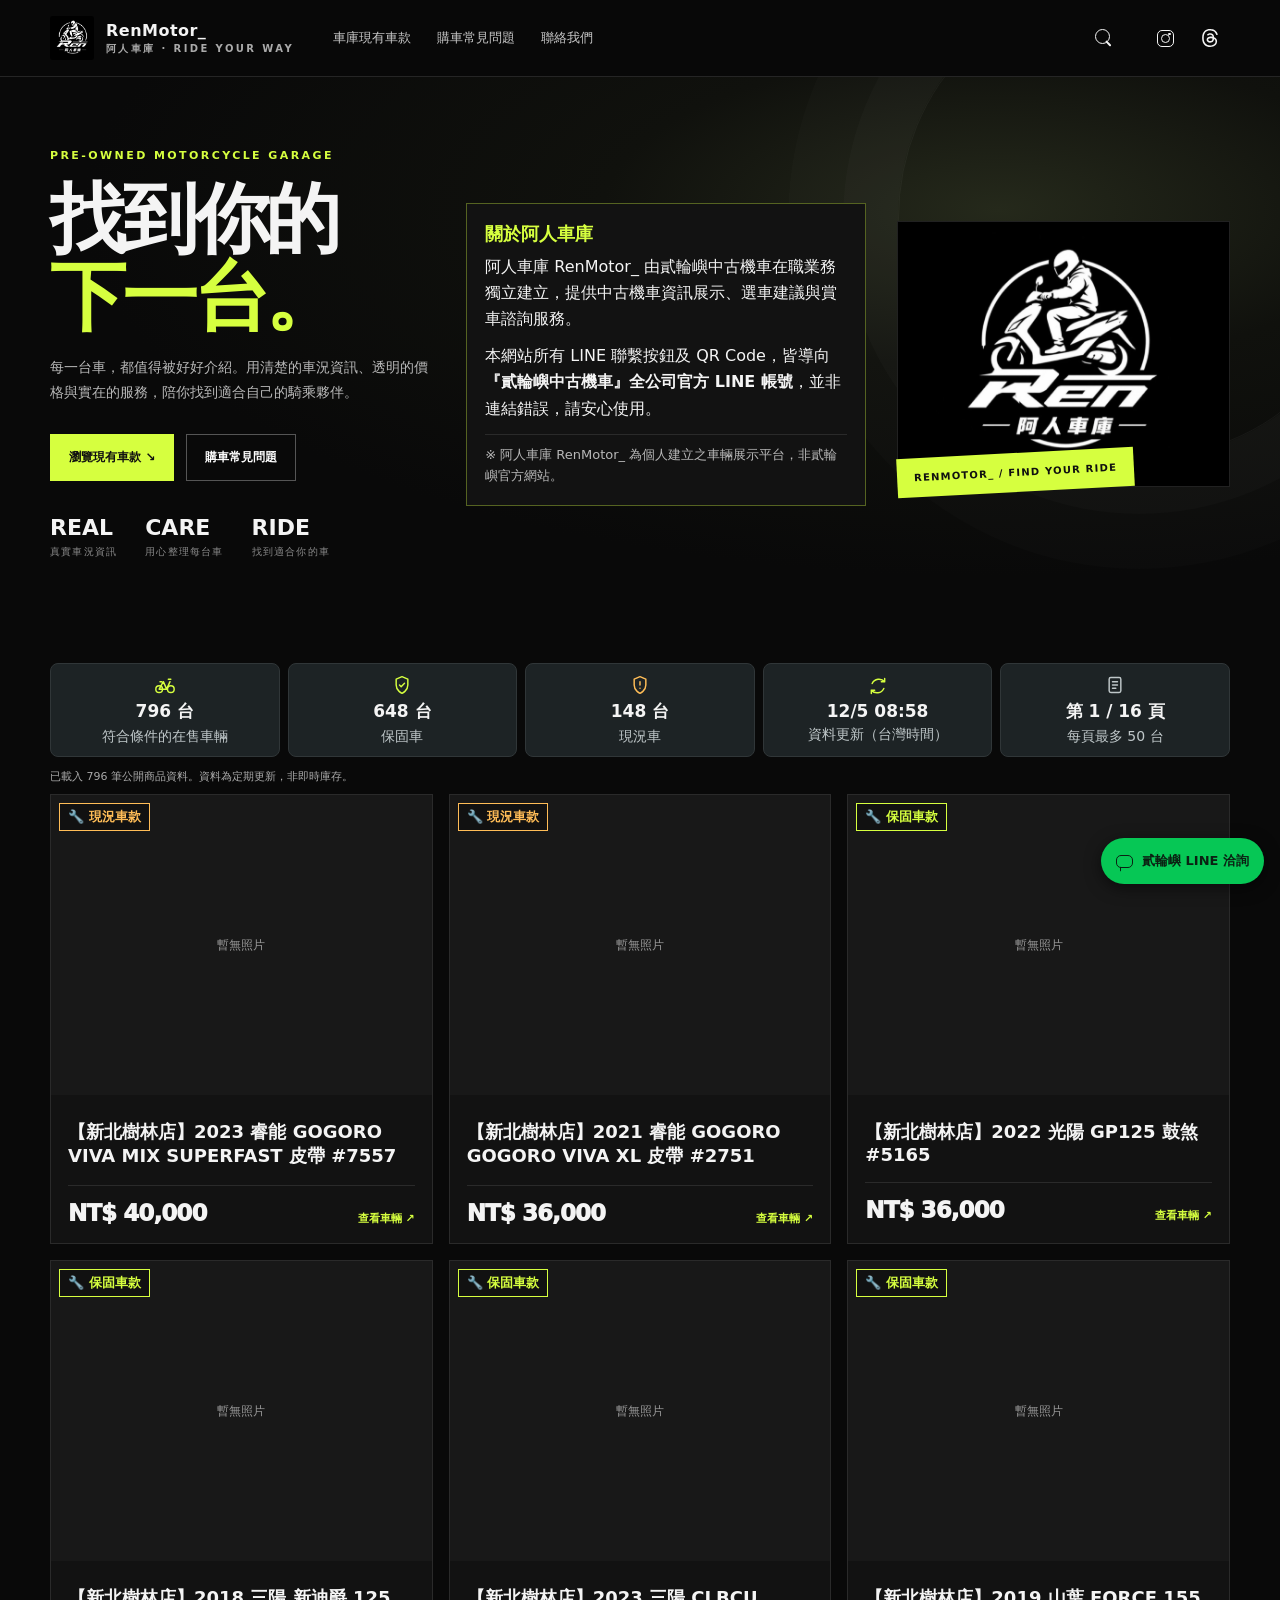
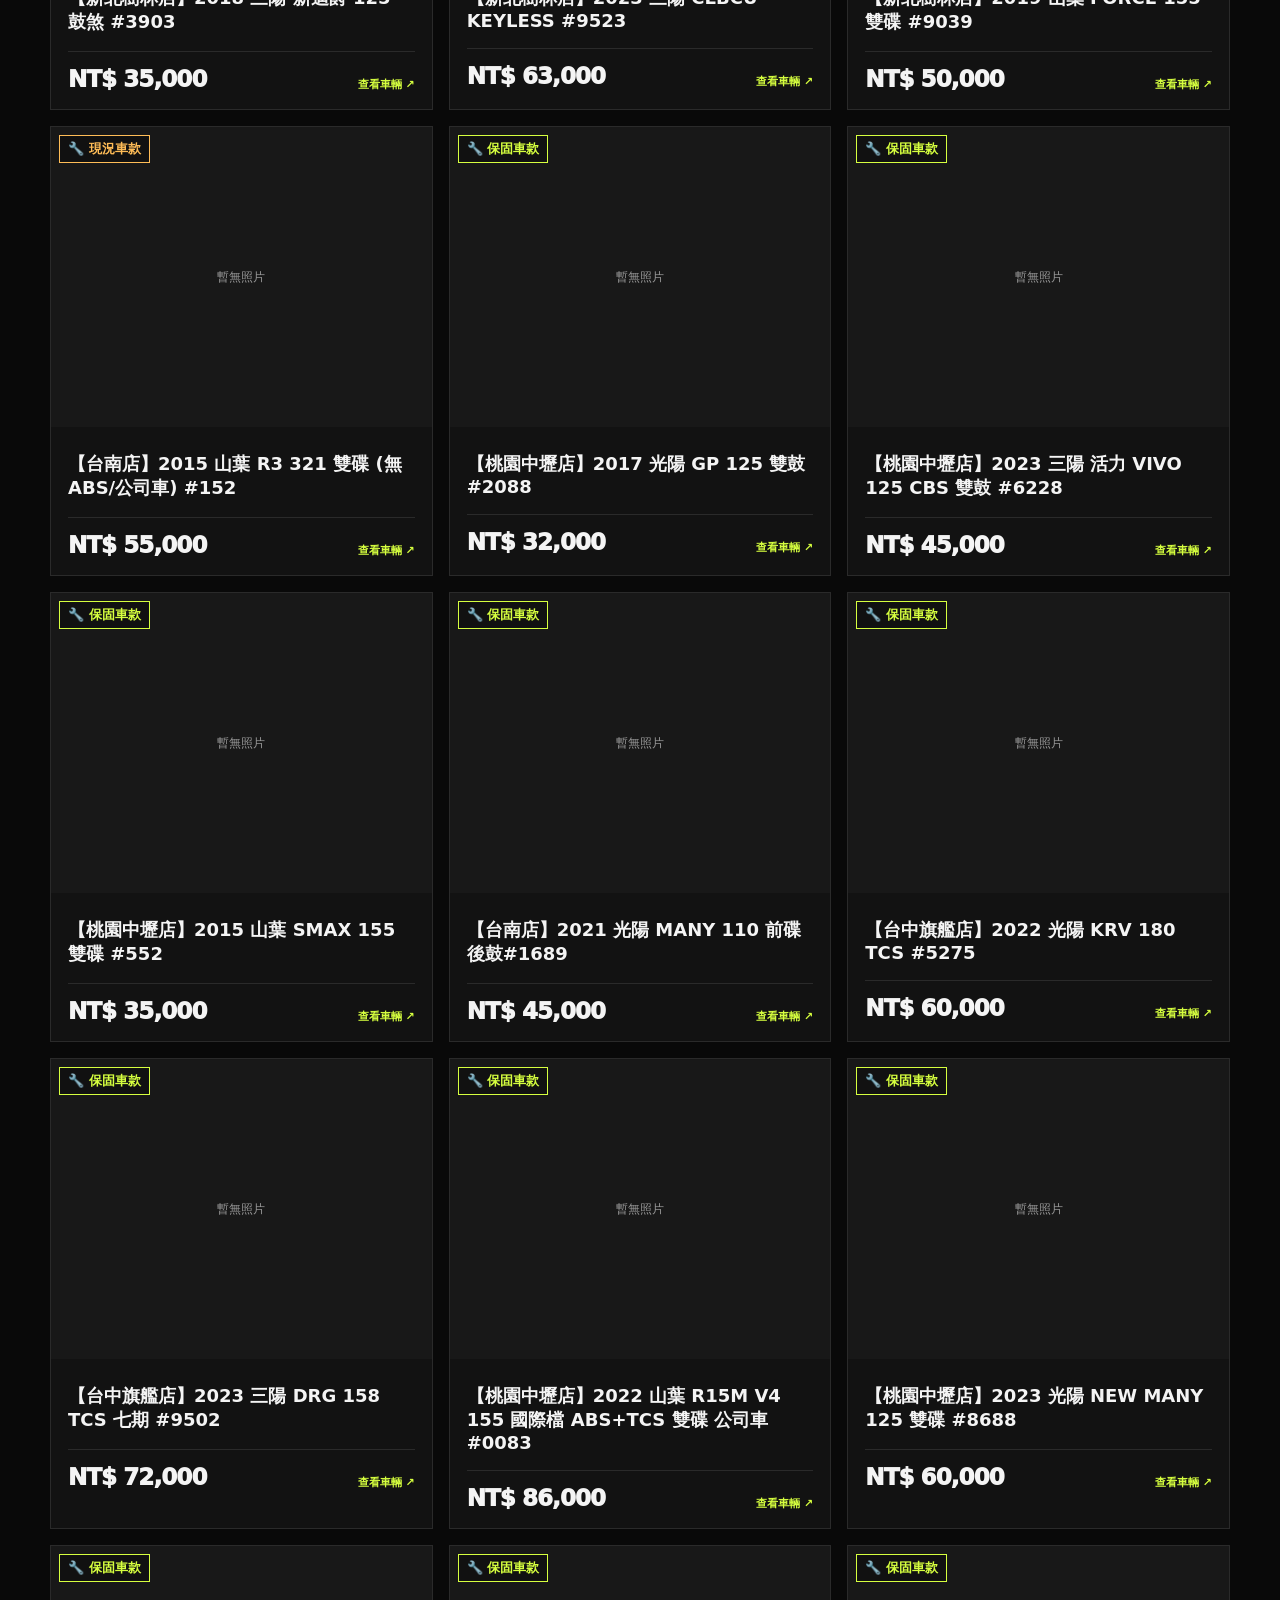
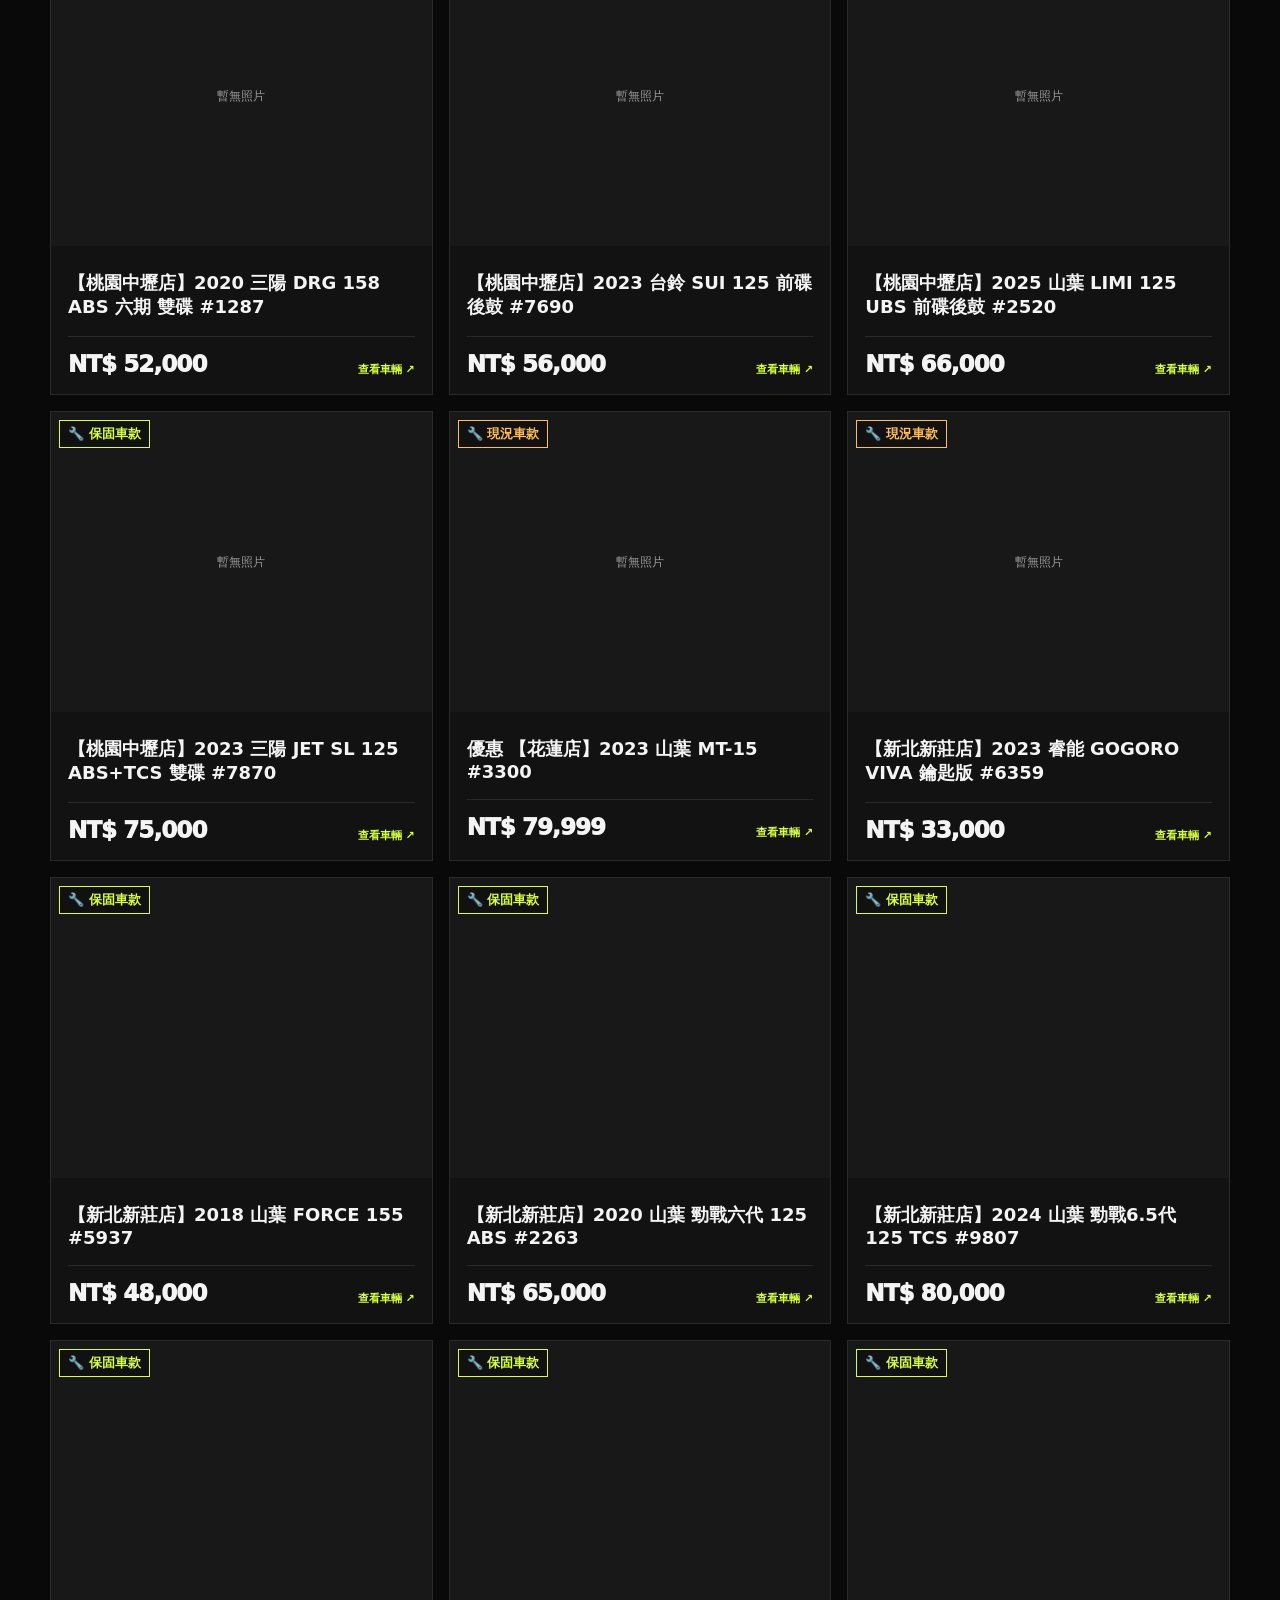
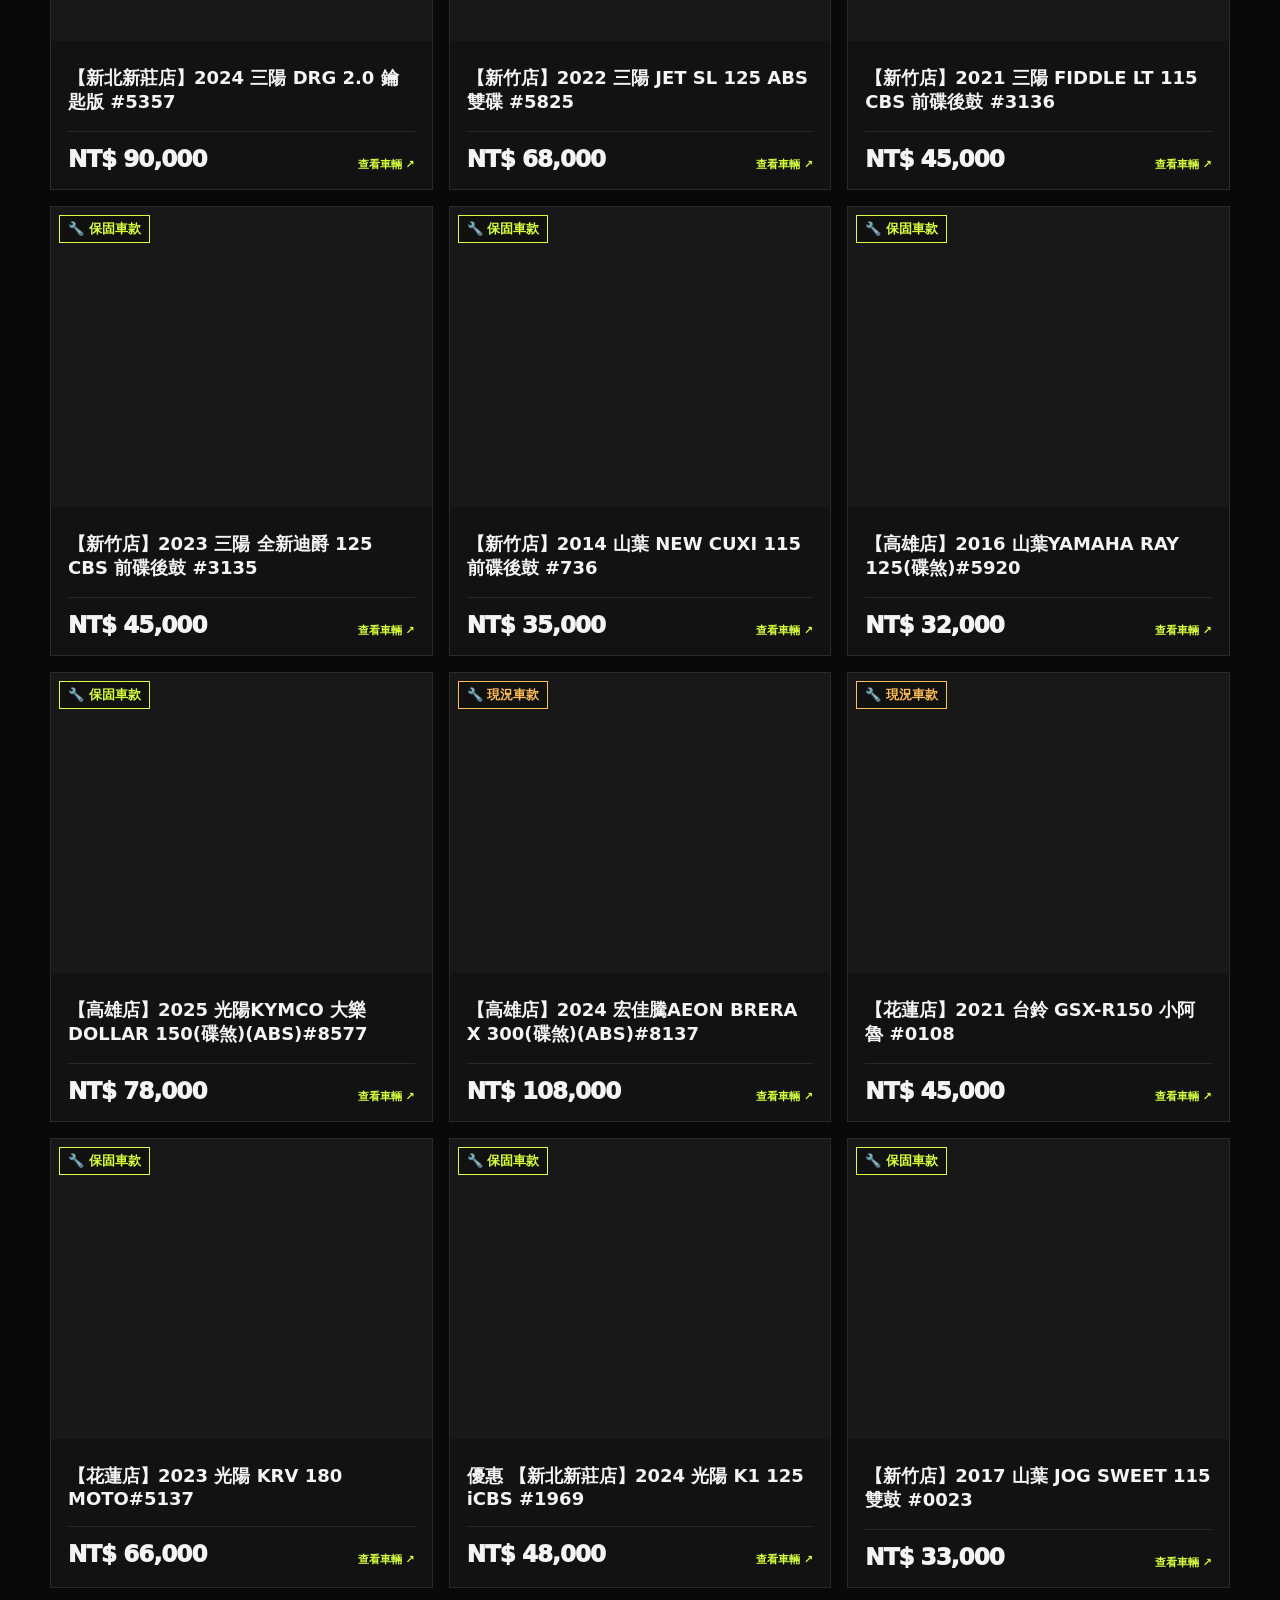
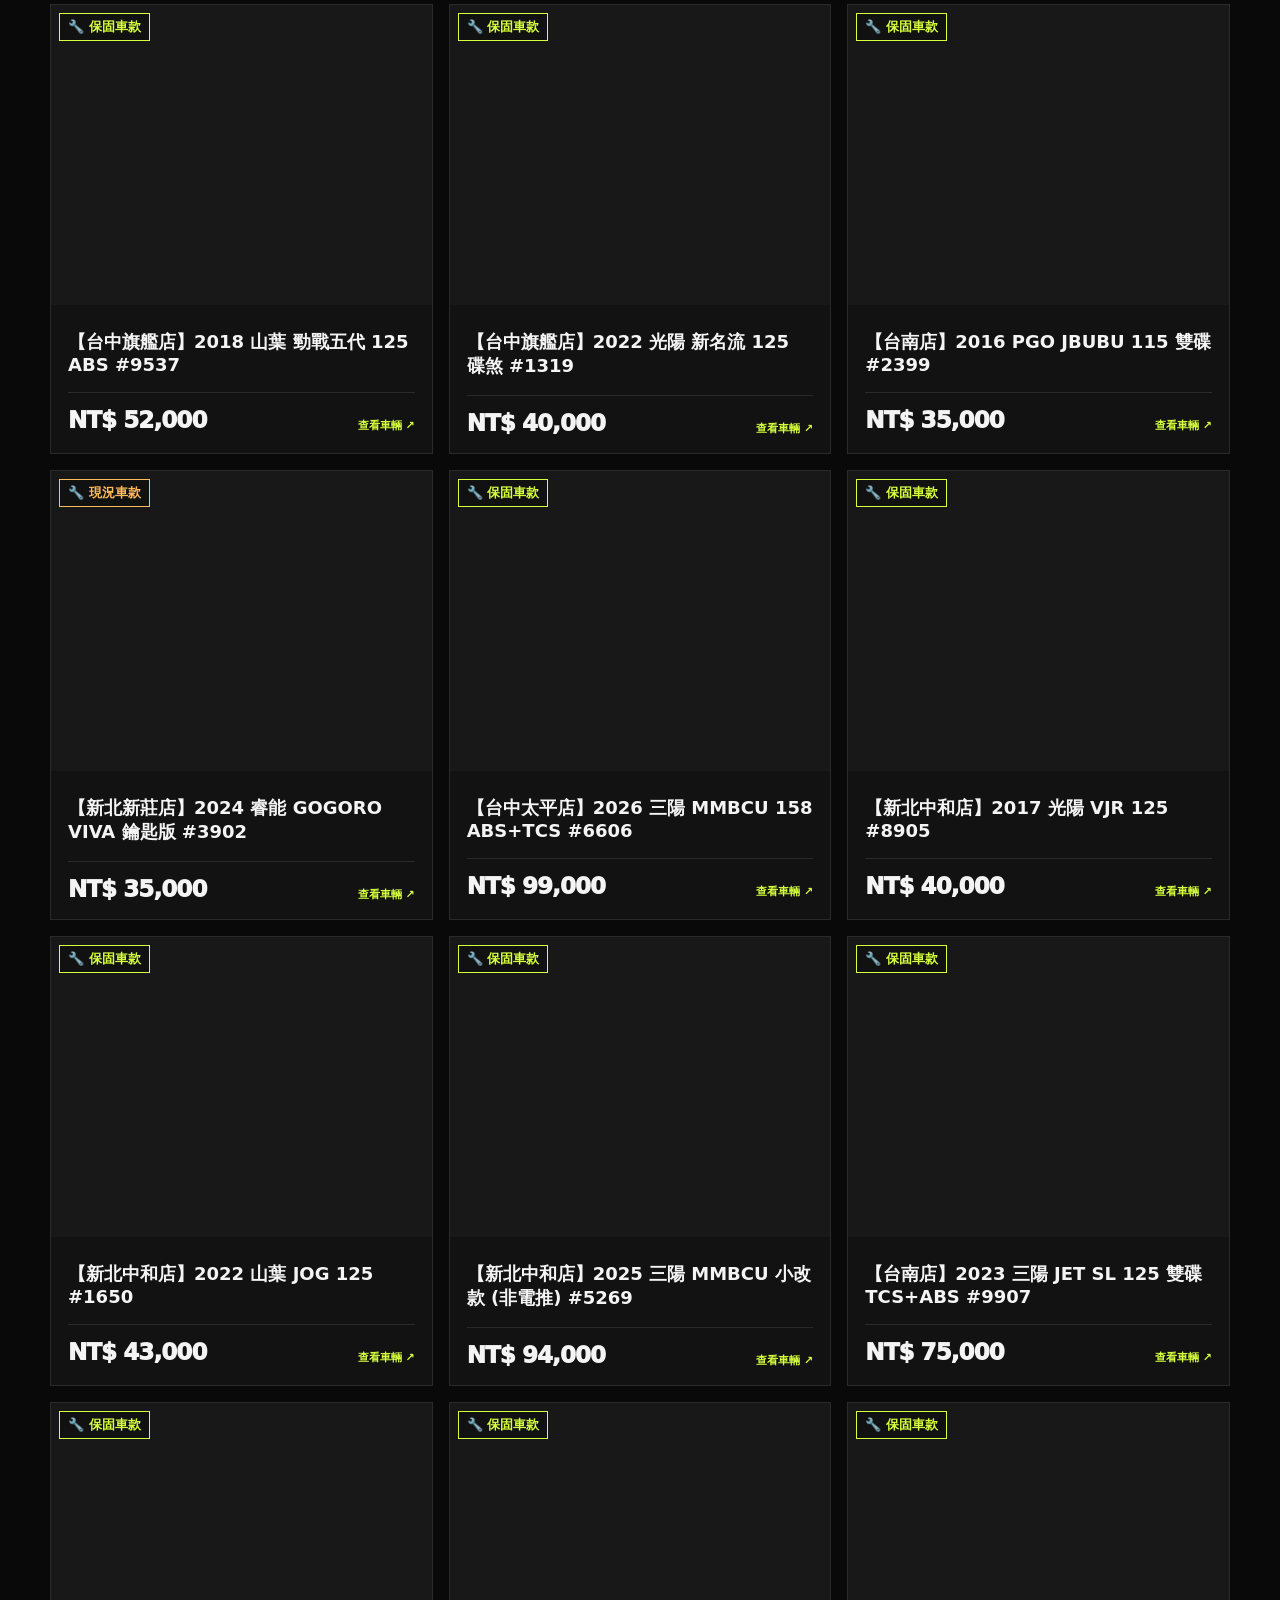
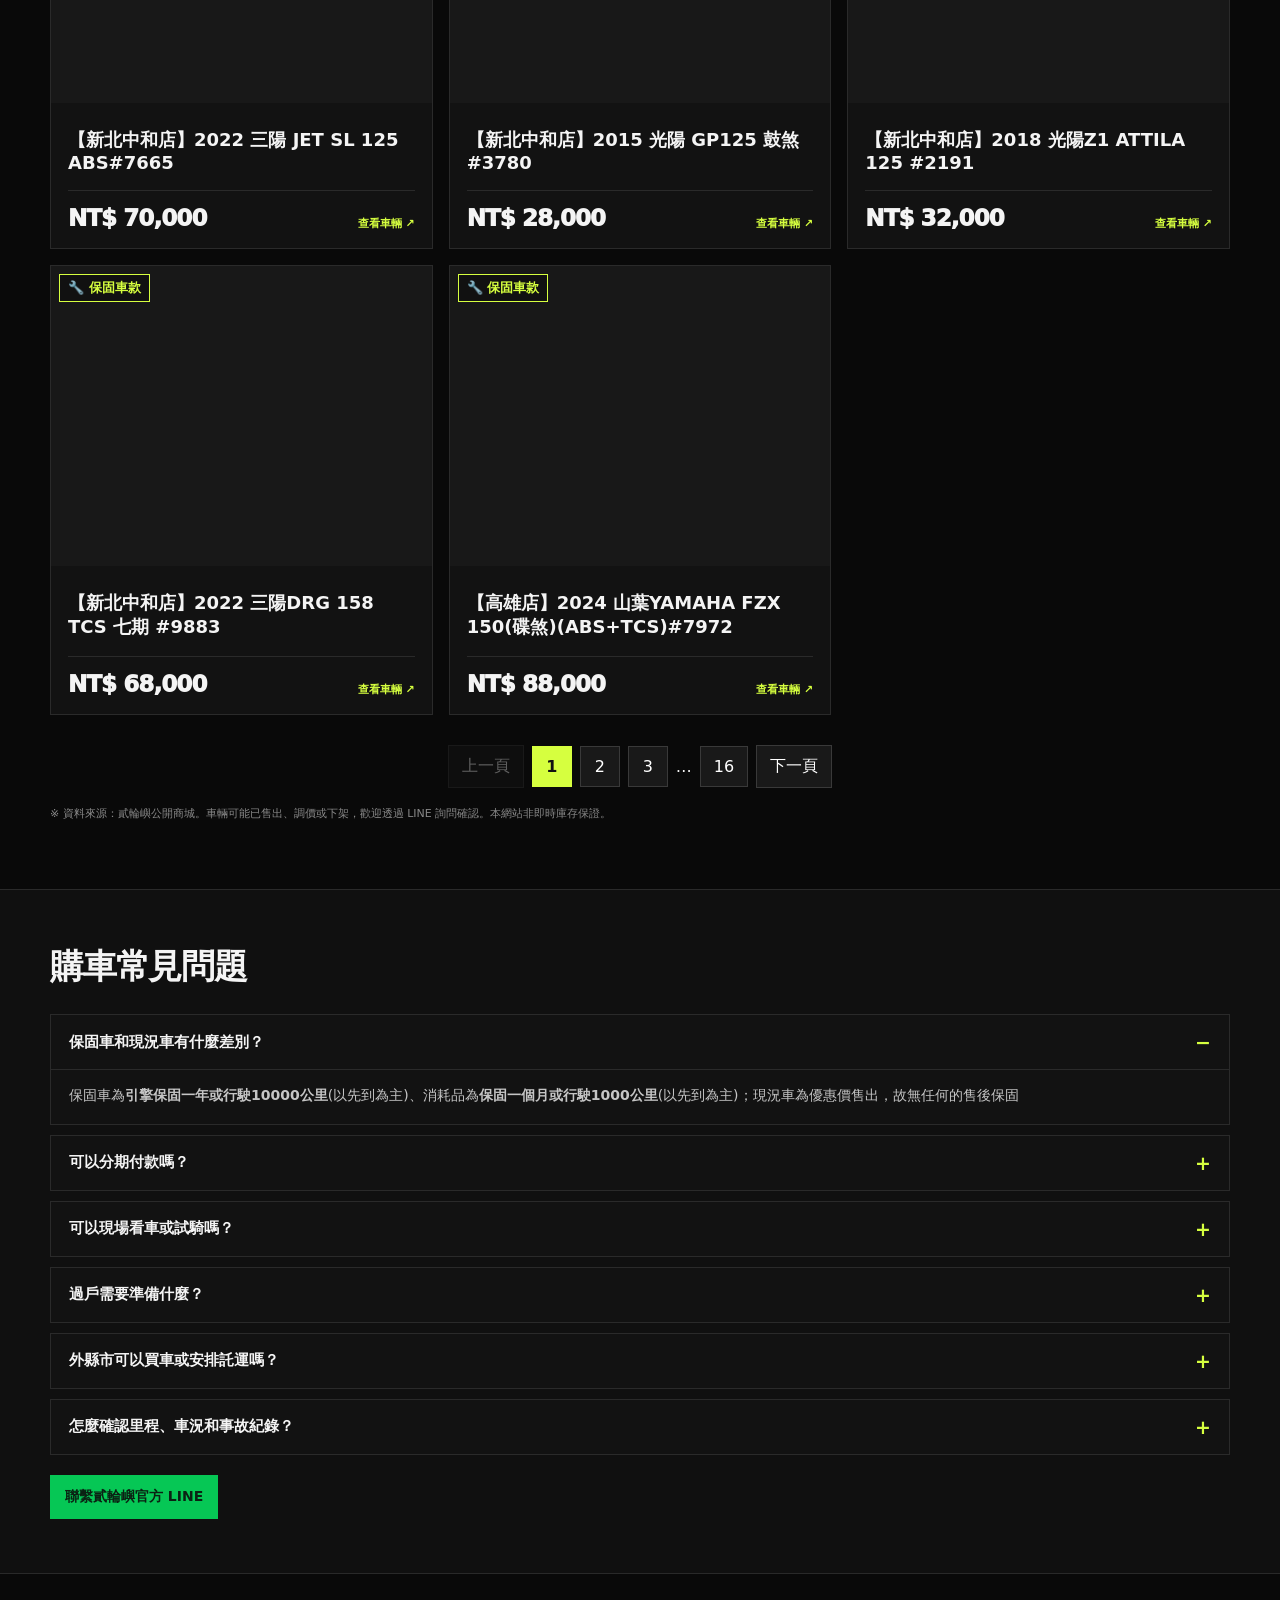
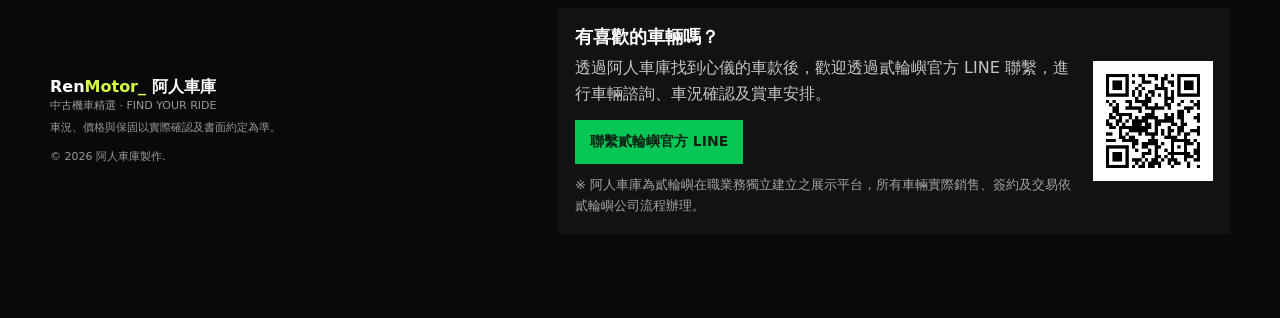
<file: index.html>
<!DOCTYPE html>
<html lang="zh-Hant">
<head>
<meta charset="UTF-8">
<meta name="viewport" content="width=device-width, initial-scale=1.0">
<meta name="theme-color" content="#090909">
<meta name="referrer" content="no-referrer">
<meta http-equiv="Content-Security-Policy" content="default-src 'self'; script-src 'self' https://www.googletagmanager.com; connect-src 'self' https://www.googletagmanager.com https://*.google-analytics.com https://*.analytics.google.com; img-src 'self' https://cdn.store-assets.com https://www.googletagmanager.com https://*.google-analytics.com; object-src 'none'; frame-src 'none'; base-uri 'none'; form-action 'none'">
<title>阿人車庫 RenMotor｜中古機車查詢與購車諮詢</title>
<meta name="description" content="阿人車庫 RenMotor_ 為貳輪嶼中古機車在職業務獨立建立的車輛展示平台。瀏覽中古機車並透過貳輪嶼官方 LINE 詢問車況、價格與賞車安排。">
<link rel="canonical" href="https://renmotor-tw.github.io/">
<link rel="icon" href="./favicon.png" type="image/png" sizes="96x96">
<link rel="stylesheet" href="./styles.css?v=11671c093dfc">
<script type="application/ld+json">
{
  "@context": "https://schema.org",
  "@type": "WebSite",
  "name": "阿人車庫 RenMotor",
  "url": "https://renmotor-tw.github.io/"
}
</script>
</head>
<body>
<header><div class="wrap nav">
  <a class="brand" href="#" aria-label="RenMotor 首頁">
    <img class="logo" src="./ren-logo.png" alt="阿人車庫 Logo">
    <div>RenMotor_<small>阿人車庫<span lang="en"> · RIDE YOUR WAY</span></small></div>
  </a>
  <nav class="navlinks" aria-label="網站導覽">
    <a href="#inventory">車庫現有車款</a>
    <a href="#faq">購車常見問題</a>
    <a href="#contact">聯絡我們</a>
  </nav>
  <div class="nav-actions">
    <button class="nav-icon nav-filter" id="openFilters" type="button" aria-label="篩選車款" aria-haspopup="dialog" aria-controls="filterDrawer" aria-expanded="false">
      <span class="search-icon" aria-hidden="true"></span>
    </button>
    <a class="nav-icon" href="https://www.instagram.com/renmotor_/" target="_blank" rel="noopener noreferrer" aria-label="查看阿人車庫 Instagram 動態"><span class="ig-icon" aria-hidden="true"></span></a>
    <a class="nav-icon" href="https://www.threads.com/@renmotor_" target="_blank" rel="noopener noreferrer" aria-label="查看阿人車庫 Threads 動態"><svg class="threads-icon" viewBox="0 0 16 16" fill="currentColor" aria-hidden="true"><path d="M6.321 6.016c-.27-.18-1.166-.802-1.166-.802.756-1.081 1.753-1.502 3.132-1.502.975 0 1.803.327 2.394.948s.928 1.509 1.005 2.644q.492.207.905.484c1.109.745 1.719 1.86 1.719 3.137 0 2.716-2.226 5.075-6.256 5.075C4.594 16 1 13.987 1 7.994 1 2.034 4.482 0 8.044 0 9.69 0 13.55.243 15 5.036l-1.36.353C12.516 1.974 10.163 1.43 8.006 1.43c-3.565 0-5.582 2.171-5.582 6.79 0 4.143 2.254 6.343 5.63 6.343 2.777 0 4.847-1.443 4.847-3.556 0-1.438-1.208-2.127-1.27-2.127-.236 1.234-.868 3.31-3.644 3.31-1.618 0-3.013-1.118-3.013-2.582 0-2.09 1.984-2.847 3.55-2.847.586 0 1.294.04 1.663.114 0-.637-.54-1.728-1.9-1.728-1.25 0-1.566.405-1.967.868ZM8.716 8.19c-2.04 0-2.304.87-2.304 1.416 0 .878 1.043 1.168 1.6 1.168 1.02 0 2.067-.282 2.232-2.423a6.2 6.2 0 0 0-1.528-.161"/></svg></a>
  </div>
</div></header>
<main>
<section class="hero"><div class="wrap hero-grid">
  <div><div class="eyebrow">PRE-OWNED MOTORCYCLE GARAGE</div><h1>找到你的<br><span>下一台。</span></h1><p>每一台車，都值得被好好介紹。用清楚的車況資訊、透明的價格與實在的服務，陪你找到適合自己的騎乘夥伴。</p>
  <div class="hero-actions"><a class="btn primary" href="#inventory">瀏覽現有車款 ↘</a><a class="btn ghost" href="#faq">購車常見問題</a></div>
  <div class="stats"><div class="stat"><strong>REAL</strong><span>真實車況資訊</span></div><div class="stat"><strong>CARE</strong><span>用心整理每台車</span></div><div class="stat"><strong>RIDE</strong><span>找到適合你的車</span></div></div></div>

<section class="hero-about" aria-labelledby="hero-about-title">
  <h2 id="hero-about-title">關於阿人車庫</h2>
  <p>阿人車庫 RenMotor_ 由貳輪嶼中古機車在職業務獨立建立，提供中古機車資訊展示、選車建議與賞車諮詢服務。</p>
  <p>本網站所有 LINE 聯繫按鈕及 QR Code，皆導向<strong>『貳輪嶼中古機車』全公司官方 LINE 帳號</strong>，並非連結錯誤，請安心使用。</p>
  <p class="hero-about-note">※ 阿人車庫 RenMotor_ 為個人建立之車輛展示平台，非貳輪嶼官方網站。</p>
</section>

<div class="hero-visual">
  <img src="./ren-logo.png" alt="阿人車庫 RenMotor 品牌 Logo">
  <div class="hero-stamp">RENMOTOR_ / FIND YOUR RIDE</div>
</div>
</div></section>
<section class="section" id="inventory" aria-labelledby="inventory-title"><div class="wrap">
  <h2 class="visually-hidden" id="inventory-title">車庫現有車款</h2>
  <div class="inventory-summary" role="group" aria-label="車輛統計與分頁" aria-live="polite">
    <div class="inventory-stat">
      <svg viewBox="0 0 24 24" width="20" height="20" fill="none" stroke="currentColor" stroke-width="1.75" stroke-linecap="round" stroke-linejoin="round" aria-hidden="true"><circle cx="5" cy="17" r="4"/><circle cx="19" cy="17" r="4"/><path d="m5 17 5-9 4 9H5m9 0 4-9m-2-3h3m-11 3H6"/></svg>
      <strong><span id="resultCount">—</span> 台</strong>
      <span class="inventory-stat-label">符合條件的在售車輛</span>
    </div>
    <div class="inventory-stat">
      <svg viewBox="0 0 24 24" width="20" height="20" fill="none" stroke="currentColor" stroke-width="1.75" stroke-linecap="round" stroke-linejoin="round" aria-hidden="true"><path d="M12 22s7-3 7-10V5l-7-3-7 3v7c0 7 7 10 7 10Z"/><path d="m9 12 2 2 4-4"/></svg>
      <strong><span id="warrantyCount">—</span> 台</strong>
      <span class="inventory-stat-label">保固車</span>
    </div>
    <div class="inventory-stat inventory-stat--as-is">
      <svg viewBox="0 0 24 24" width="20" height="20" fill="none" stroke="currentColor" stroke-width="1.75" stroke-linecap="round" stroke-linejoin="round" aria-hidden="true"><path d="M12 22s7-3 7-10V5l-7-3-7 3v7c0 7 7 10 7 10Z"/><path d="M12 8v4m0 4h.01"/></svg>
      <strong><span id="asIsCount">—</span> 台</strong>
      <span class="inventory-stat-label">現況車</span>
    </div>
    <div class="inventory-stat">
      <svg viewBox="0 0 24 24" width="20" height="20" fill="none" stroke="currentColor" stroke-width="1.75" stroke-linecap="round" stroke-linejoin="round" aria-hidden="true"><path d="M20 7a9 9 0 0 0-15 2M20 3v4h-4M4 17a9 9 0 0 0 15-2M4 21v-4h4"/></svg>
      <strong><time id="inventoryUpdated">—</time></strong>
      <span class="inventory-stat-label">資料更新（台灣時間）</span>
    </div>
    <div class="inventory-stat inventory-stat--page">
      <svg viewBox="0 0 24 24" width="20" height="20" fill="none" stroke="currentColor" stroke-width="1.75" stroke-linecap="round" stroke-linejoin="round" aria-hidden="true"><rect x="5" y="3" width="14" height="18" rx="2"/><path d="M9 8h6m-6 4h6m-6 4h4"/></svg>
      <strong><span id="pageInfo">第 — / — 頁</span></strong>
      <span class="inventory-stat-label">每頁最多 <span id="pageSize">50</span> 台</span>
    </div>
  </div>
  <div class="sync-status" id="syncStatus">正在載入公開商城車輛資料…</div>
  <div class="cards" id="cards"></div><div class="empty" id="empty" hidden>沒有符合條件的車款，試試調整搜尋條件。</div><div class="pagination" id="pagination" aria-label="車輛分頁"></div>
  <p class="notice">※ 資料來源：貳輪嶼公開商城。車輛可能已售出、調價或下架，歡迎透過 LINE 詢問確認。本網站非即時庫存保證。</p>
</div></section>
<section class="section faq-section" id="faq" aria-labelledby="faq-title"><div class="wrap faq-wrap">
  <h2 id="faq-title">購車常見問題</h2>
  <details class="faq-item" name="purchase-faq" open>
    <summary>保固車和現況車有什麼差別？</summary>
    <p>保固車為<strong>引擎保固一年或行駛10000公里</strong>(以先到為主)、消耗品為<strong>保固一個月或行駛1000公里</strong>(以先到為主)；現況車為優惠價售出，故無任何的售後保固</p>
  </details>
  <details class="faq-item" name="purchase-faq">
    <summary>可以分期付款嗎？</summary>
    <p>我們配合的是民間貸款資融公司；需年滿18歲成年、且有薪轉帳證明或勞健保證明；需<strong>無酒駕及毒駕紀錄‼️</strong><br>請提供想看的車款，向門市確認可用的分期方案、期數、每期金額及總費用。實際條件以申辦結果與契約為準。</p>
  </details>
  <details class="faq-item" name="purchase-faq">
    <summary>可以現場看車或試騎嗎？</summary>
    <p>出發前可先提供車款或車輛編號，請門市確認庫存並預約。若要試騎，請先詢問門市的安排並備妥有效駕照。</p>
  </details>
  <details class="faq-item" name="purchase-faq">
    <summary>過戶需要準備什麼？</summary>
    <p>身分證正本、第二證件正本(健保卡或駕照擇一)、印章<br>※外籍人士需改提供A.R.C</p>
  </details>
  <details class="faq-item" name="purchase-faq">
    <summary>外縣市可以買車或安排託運嗎？</summary>
    <p>請告知取車地點或送達縣市，讓門市確認能否安排託運，以及費用、交付時間與驗收方式。</p>
  </details>
  <details class="faq-item" name="purchase-faq">
    <summary>怎麼確認里程、車況和事故紀錄？</summary>
    <p>可以先看原商品頁的照片和車況說明，並在看車時請門市說明里程、已知事故或泡水紀錄，以及可提供的檢查或維修資料。</p>
  </details>
  <div class="faq-contact">
    <a class="line-action" data-line-contact href="https://line.me/R/ti/p/%40motor1688" target="_blank" rel="noopener noreferrer">聯繫貳輪嶼官方 LINE</a>
  </div>
</div></section>
</main>
<footer id="contact"><div class="wrap footer-row">
  <div>
    <div class="footer-brand">Ren<span>Motor_</span> 阿人車庫</div>
    <div class="footer-note">中古機車精選 · FIND YOUR RIDE</div>
    <div class="footer-disclaimer">車況、價格與保固以實際確認及書面約定為準。</div>
    <div class="footer-copyright">© 2026 阿人車庫製作.</div>
  </div>
  <section class="line-contact" aria-labelledby="line-contact-title">
    <div>
      <h2 id="line-contact-title">有喜歡的車輛嗎？</h2>
      <p>透過阿人車庫找到心儀的車款後，歡迎透過貳輪嶼官方 LINE 聯繫，進行車輛諮詢、車況確認及賞車安排。</p>
      <a class="line-action" id="lineAddFriend" data-line-contact href="https://line.me/R/ti/p/%40motor1688" target="_blank" rel="noopener noreferrer">聯繫貳輪嶼官方 LINE</a>
      <p class="line-contact-note">※ 阿人車庫為貳輪嶼在職業務獨立建立之展示平台，所有車輛實際銷售、簽約及交易依貳輪嶼公司流程辦理。</p>
    </div>
    <img class="line-qr" src="./line-qr.png?v=bb7c1af05fe2" width="120" height="120" loading="lazy" alt="掃描 QR Code 加入貳輪嶼車業官方 LINE @motor1688">
  </section>
</div></footer>
<a class="line-float" data-line-contact href="https://line.me/R/ti/p/%40motor1688" target="_blank" rel="noopener noreferrer" aria-label="貳輪嶼官方 LINE 洽詢 @motor1688">
  <span class="line-bubble" aria-hidden="true"></span> 貳輪嶼 LINE 洽詢
</a>
<dialog class="filter-drawer" id="filterDrawer" aria-labelledby="filterTitle">
  <div class="filter-heading">
    <h2 id="filterTitle">篩選車款</h2>
    <button class="filter-close" id="closeFilters" type="button" aria-label="關閉篩選" autofocus>×</button>
  </div>
  <form id="filterForm" method="dialog">
    <div class="filter-fields">
      <div class="field field-wide">
        <label for="search">關鍵字搜尋</label>
        <input id="search" type="search" autocomplete="off" placeholder="輸入品牌、車型或車輛編號">
      </div>
      <div class="field">
        <label for="storeFilter">門市</label>
        <select id="storeFilter"><option value="">全部門市</option></select>
      </div>
      <div class="field">
        <label for="brandFilter">品牌</label>
        <select id="brandFilter">
          <option value="">全部品牌</option>
          <option value="YAMAHA">YAMAHA 山葉</option>
          <option value="SYM">SYM 三陽</option>
          <option value="KYMCO">KYMCO 光陽</option>
          <option value="HONDA">HONDA 本田</option>
          <option value="SUZUKI">SUZUKI 台鈴／鈴木</option>
          <option value="KAWASAKI">KAWASAKI 川崎</option>
          <option value="GOGORO">GOGORO 睿能</option>
          <option value="AEON">AEON 宏佳騰</option>
          <option value="BMW">BMW</option>
          <option value="HARTFORD">HARTFORD 哈特佛</option>
          <option value="PGO">PGO</option>
          <option value="VESPA">VESPA</option>
        </select>
      </div>
      <div class="field">
        <label for="categoryFilter">排氣量與車種</label>
        <select id="categoryFilter">
          <option value="">全部車種</option>
          <option value="electric">電動車款</option>
          <option value="green-50">50cc 綠牌車款</option>
          <option value="up-to-125">125cc 以下車款</option>
          <option value="126-150">126–150cc 車款</option>
          <option value="151-249">151–249cc 車款</option>
          <option value="heavy">紅黃牌重機</option>
          <option value="white-manual">白牌檔車</option>
          <option value="vespa">偉士牌</option>
        </select>
      </div>
      <div class="field">
        <label for="warrantyFilter">保固篩選</label>
        <select id="warrantyFilter">
          <option value="">全部車輛</option>
          <option value="warranty">保固車</option>
          <option value="as-is">現況車</option>
        </select>
      </div>
      <div class="field field-wide">
        <label for="sortFilter">排序方式</label>
        <select id="sortFilter">
          <option value="newest">最新上架</option>
          <option value="low">價格由低至高</option>
          <option value="high">價格由高至低</option>
        </select>
      </div>
    </div>
    <div class="filter-actions">
      <button class="btn ghost" id="resetBtn" type="button">重設全部</button>
      <button class="btn primary" type="submit">套用篩選</button>
    </div>
  </form>
</dialog>
<div class="modal" id="modal" role="dialog" aria-modal="true" aria-labelledby="modalTitle">
  <div class="modal-box"><button class="modal-close" id="closeModal" aria-label="關閉">✕</button><div class="modal-content" id="modalContent"></div></div>
  <div class="vehicle-preview-backdrop" id="vehiclePreviewBackdrop" aria-hidden="true" hidden></div>
  <section class="vehicle-preview" id="vehiclePreview" aria-labelledby="vehiclePreviewTitle" hidden>
    <div class="vehicle-preview-header">
      <h3 id="vehiclePreviewTitle"></h3>
      <button type="button" id="closeVehiclePreview" aria-label="關閉預覽">×</button>
    </div>
    <div class="vehicle-preview-body" id="vehiclePreviewBody" tabindex="0"></div>
  </section>
</div>
<dialog class="vehicle-line-dialog" id="vehicleLineDialog" aria-labelledby="vehicleLineTitle" aria-describedby="vehicleLineDescription">
  <div class="vehicle-line-dialog-body">
    <button class="vehicle-line-close" id="closeVehicleLineDialog" type="button" aria-label="關閉 LINE 詢問" autofocus>×</button>
    <h2 id="vehicleLineTitle">用手機掃描，直接詢問這台車</h2>
    <p id="vehicleLineDescription">掃描後會開啟貳輪嶼官方 LINE，並自動帶入這台車的資訊。</p>
    <canvas class="vehicle-line-qr" id="vehicleLineQr" role="img" aria-label="LINE 詢問 QR Code" hidden></canvas>
    <a class="vehicle-line-open" id="vehicleLineChat" target="_blank" rel="noopener noreferrer">在手機開啟 LINE</a>
    <div class="vehicle-line-links">
      <a id="vehicleLineAddFriend" target="_blank" rel="noopener noreferrer">在電腦版 LINE 加入好友</a>
      <button type="button" id="copyVehicleLineDraft">複製詢問內容</button>
    </div>
    <span class="vehicle-line-status" id="vehicleLineStatus" role="status"></span>
    <textarea class="vehicle-line-draft" id="vehicleLineDraft" aria-label="LINE 詢問內容" rows="4" readonly hidden></textarea>
  </div>
</dialog>
<template id="warrantyPreview" data-heading="保固項目與期限">
  <section class="warranty-section">
    <h4>引擎系統</h4>
    <p class="warranty-period"><strong>365 天或行駛 10,000 公里</strong>（以先到者為主）</p>
    <p>非人為損壞之引擎核心部件（如汽缸本體、缸頭、活塞、曲軸、氣門、搖臂等）。</p>
  </section>
  <section class="warranty-section">
    <h4>消耗品</h4>
    <p class="warranty-period"><strong>30 天或行駛 1,000 公里</strong>（以先到者為主）</p>
    <ul>
      <li><strong>車輛騎乘耗材</strong>：機件墊片、煞車皮、輪胎、燈泡、電瓶、保險絲、火星塞、火星塞蓋、離合線器</li>
      <li><strong>傳動系統</strong>：變速箱、離合器、皮帶、傳動前組、齒輪箱、碗公、開閉盤等</li>
      <li><strong>電系系統</strong>：啟動馬達、整流器、主線組、ABS 感應線、輪速感應線等</li>
      <li><strong>冷卻系統</strong>：散熱風扇、水泵、冷卻裝置等</li>
      <li><strong>剎車系統</strong>：主缸、卡鉗、煞車皮、碟盤、油管等</li>
    </ul>
  </section>
  <p class="warranty-note">對於其他未列入之項目，將依實際損耗情形及專業技術判定，酌情從優處理，惟不列為固定保固義務。</p>
</template>
<template id="asIsPreview" data-heading="現況車款">
  <p class="as-is-notice"><span aria-hidden="true">❌</span>此現況車不適用保固事項權益</p>
</template>
<template id="contractPreview" data-heading="定型化契約預覽">
  <article class="contract-paper">
    <div class="contract-paper-heading">
      <h4>注意事項說明，請詳閱：</h4>
      <a href="./contract-notice.png?v=cb372cf6031f" target="_blank" rel="noopener">查看清晰圖片</a>
    </div>
    <ol class="contract-clauses">
      <li>本合約為定型化契約，適用《消費者保護法》之規定，本公司於簽約前，已提供客戶合理期間以審閱合約全部條款。客戶已收訖本合約範本，並已充分審閱、理解所有條款內容，且無任何異議。客戶簽署本合約，即視為已行使其契約審閱權利。</li>
      <li>交易若非買方本人親辦，代理人須保證有買賣權限，並應提供車主與代理人的證件予賣方影印存查，並請填妥以下車主與代理人詳細資料，以保障雙方權益。</li>
      <li>買方委託賣方辦理手續之身分證件，交易完成前不得聲明作廢或辦理申請補發，違者依據刑法第二一四條究辦，得處三年以下有期徒刑。</li>
      <li>車輛買賣前經核對確認無誤，並完成過戶交車手續後，如有發生變造或交通責任及民、刑事等糾紛之發生，均為買方責任與賣方無關。</li>
      <li>經檢測車輛證實定義為車台骨架有嚴重變形、泡水車、AB 車，若該情形為車輛售出前即已存在，且未於雙方簽訂買賣契約前明確記載於合約內容中，經維修技師於交車日起三十日內判定屬實者，將提供無條件全額退車及退款之處理。</li>
      <li>車輛訂購後，非因賣方違約因素，買方因任意原因欲於交車日前退貨，退貨時產生之相關手續費用須由買方承擔（如過戶手續費等）。</li>
      <li>承上，若買方以貸款方式購車，於退貨及貸款解約時所產生之相關手續費用、貸款利息等衍生費用，須由買方承擔。</li>
      <li>因二手機車之里程數受多種因素影響（如更換儀表、碼錶線斷等），賣方無法保證車輛里程之絕對準確性，僅盡合理檢查義務。買方已充分理解並同意，除本公司「七日安心退車政策」另有約定外，非重大瑕疵不得作為退換車輛或索賠之理由。非重大瑕疵包括但不限於以下情況：正常使用痕跡、可預期的零件耗損、日常保養維修項目、外觀瑕疵等。</li>
      <li>賣方車輛過戶手續已辦理完成後，若買方因故需先取走交付於賣方辦理過戶使用之證件，買方需先結清車輛尾款方可取回個人證件，如付款方式為貸款則需等貸款公司完成貸款設定。</li>
      <li>如購買車輛為 gogoro 車款，自資費轉移日起，買方需負擔當月剩餘天數比例的資費，與系統開通設定費一併由 gogoro 於次月通知買方付費，資費與系統開通費依 gogoro 官方公告為準。</li>
      <li>承上款，為確保 gogoro 電池資費轉移流程順利完成，買方應於交車前預先註冊 gogoro 帳號，並於車輛完成過戶後，依 gogoro 規定線上辦理電池資費轉移手續。若需由賣方協助代辦資費轉移，買賣雙方需另行簽署授權書，賣方始得以買方名義操作 gogoro 帳號進行相關作業。</li>
      <li>保固政策與終身售後服務之適用對象與詳細內容，請參閱交車手冊，或掃描本契約所附之 QR Code。</li>
    </ol>
  </article>
</template>
<div class="toast" id="toast"></div>
<script src="./qrcode.js?v=510f3b947ecf"></script>
<script src="./app.js?v=8543ac1add89"></script>
</body>
</html>
</file>
<file: styles.css>
:root{--as-is-color:#ffbd57;--bg:#090909;--panel:#121212;--panel2:#191919;--line:#2a2a2a;--text:#f4f4f4;--muted:#a3a3a3;--lime:#d6ff3f;--white:#fff}
*{box-sizing:border-box}html{scroll-behavior:smooth}body{margin:0;background:var(--bg);color:var(--text);font-family:Inter,"Noto Sans TC","Microsoft JhengHei",system-ui,sans-serif}a{color:inherit;text-decoration:none}button,input,select{font:inherit}
header{border-bottom:1px solid #252525;background:rgba(9,9,9,.92);position:sticky;top:0;z-index:10;backdrop-filter:blur(16px)}.brand{display:flex;align-items:center;gap:12px;font-weight:900;letter-spacing:.03em}.logo {
  width: 44px;
  height: 44px;
  flex-shrink: 0;
  display: block;
  object-fit: cover;
  object-position: center 52%;
  background: #090909;
  border-radius: 3px;
}.brand small{display:block;color:#aaa;font-size:10px;letter-spacing:.24em;margin-top:2px}
.hero{padding:72px 0 50px;position:relative;overflow:hidden;background:radial-gradient(ellipse at 78% 25%,#25291b 0%,#10110d 28%,#090909 65%)}.hero:after{content:"";position:absolute;width:480px;height:480px;border:1px solid #ffffff0b;border-radius:50%;right:-100px;top:-100px;box-shadow:0 0 0 55px #ffffff04,0 0 0 110px #ffffff03;pointer-events:none}.eyebrow{color:var(--lime);font-size:11px;letter-spacing:.22em;font-weight:800;text-transform:uppercase}.hero h1{font-size:clamp(42px,6vw,76px);line-height:1.03;letter-spacing:-.055em;margin:18px 0}.hero h1 span{color:var(--lime)}.hero p{color:#b8b8b8;max-width:470px;line-height:1.85;font-size:14px}.hero-actions{display:flex;gap:12px;flex-wrap:wrap;margin-top:28px}.btn{display:inline-flex;align-items:center;justify-content:center;gap:8px;padding:14px 18px;font-size:12px;font-weight:850;border:1px solid #555;cursor:pointer}.btn.primary{background:var(--lime);color:#101010;border-color:var(--lime)}.btn.ghost{background:transparent;color:#fff}.hero-visual{min-height:300px;display:flex;align-items:center;justify-content:center;position:relative}.hero-visual img{
  width:100%;
  max-width:530px;
  aspect-ratio:1.25;
  object-fit:contain;
  background:#090909;
  filter:none;
  border:1px solid #ffffff19;
}.hero-stamp{position:absolute;bottom:12px;left:0;background:var(--lime);color:#101010;padding:14px 17px;font-size:10px;font-weight:900;letter-spacing:.12em;transform:rotate(-3deg)}.stats{display:flex;gap:28px;margin-top:34px}.stat strong{font-size:22px;display:block}.stat span{font-size:10px;color:#888;letter-spacing:.12em}
.hero-grid {
  --hero-about-width: 400px;
  display: grid;
  grid-template-columns: minmax(0, 1.1fr) clamp(15rem, 35%, var(--hero-about-width)) minmax(0, .95fr);
  align-items: center;
  gap: clamp(18px, 2.4vw, 38px);
  position: relative;
  z-index: 1;
}
.hero-about {
  width: 100%;
  max-width: var(--hero-about-width);
  justify-self: center;
  padding: clamp(14px, 1.4vw, 20px);
  border: 1px solid rgb(214 255 63 / 34%);
  background: var(--panel);
  overflow-wrap: anywhere;
}
.hero-about h2 { margin: 0 0 8px; color: var(--lime); font-size: 1.125rem; }
.hero-about p { max-width: none; margin: 0; color: var(--text); font-size: 1rem; line-height: 1.65; }
.hero-about p + p { margin-top: 10px; }
.hero-about .hero-about-note {
  margin-top: 12px;
  padding-top: 10px;
  border-top: 1px solid var(--line);
  color: #b8b8b8;
  font-size: .8125rem;
  line-height: 1.6;
}
.stats { flex-wrap: wrap; row-gap: 12px; }
@media (max-width: 850px) {
  .hero-grid { grid-template-columns: minmax(0, 1fr); gap: 24px; }
  .hero-about { max-width: 34rem; justify-self: start; }
}
.section{padding:54px 0}.field{display:flex;flex-direction:column;gap:7px}.field label{font-size:13px;color:#9b9b9b;letter-spacing:.08em}.field input,.field select{width:100%;background:#0b0b0b;color:#f4f4f4;border:1px solid #333;padding:10px 11px;min-height:42px;outline:none;min-width:0}.field input:focus,.field select:focus{border-color:var(--lime)}.results-line strong{color:#fff}.cards{display:grid;grid-template-columns:repeat(3,1fr);gap:16px}.bike-card{background:var(--panel);border:1px solid var(--line);transition:transform .2s,border-color .2s;cursor:pointer;min-width:0}.bike-card:hover{transform:translateY(-4px);border-color:#707b35}.bike-img{height:220px;position:relative;background:#222;overflow:hidden}.bike-img img{width:100%;height:100%;object-fit:cover;transition:transform .4s;filter:contrast(1.04)}.bike-card:hover .bike-img img{transform:scale(1.04)}.tag{position:absolute;top:12px;left:12px;background:var(--lime);color:#111;padding:6px 8px;font-size:9px;font-weight:950;letter-spacing:.08em}.tag.gray{background:#252525;color:#ddd;border:1px solid #555}.card-body{padding:17px}.card-kicker{color:#aaa;font-size:10px;letter-spacing:.1em}.card-title{font-size:18px;font-weight:850;margin:8px 0 13px}.specs{display:flex;gap:12px;flex-wrap:wrap;color:#a7a7a7;font-size:11px}.price-row{display:flex;justify-content:space-between;align-items:end;border-top:1px solid #2a2a2a;margin-top:17px;padding-top:14px}.price{font-size:23px;font-weight:950;letter-spacing:-.04em}.price small{font-size:10px;color:#999;font-weight:500;letter-spacing:0}.details-link{font-size:11px;color:var(--lime);font-weight:800}.empty{padding:50px 20px;text-align:center;color:#aaa;border:1px dashed #444}.notice{font-size:11px;color:#888;margin-top:16px;line-height:1.8}
footer{padding:34px 0;border-top:1px solid #292929;color:#999;font-size:11px}.footer-row{display:flex;justify-content:space-between;gap:20px;align-items:center}.footer-brand{font-size:16px;font-weight:900;color:#fff}.footer-brand span{color:var(--lime)}
.modal{position:fixed;inset:0;background:#000c;z-index:20;display:none;align-items:center;justify-content:center;padding:20px}.modal.open{display:flex}.modal-box{background:#111;border:1px solid #444;max-width:900px;width:100%;max-height:90vh;overflow:auto;position:relative}.modal-close{position:sticky;float:right;top:8px;margin:8px 8px 0 0;z-index:2;background:#222;color:#fff;border:1px solid #555;width:36px;height:36px;cursor:pointer}.modal-content{display:grid;grid-template-columns:1fr 1fr;gap:0}.modal-photo{min-height:360px;background:#222}.modal-photo img{width:100%;height:100%;min-height:360px;object-fit:cover}.modal-info{padding:30px}.modal-info h2{font-size:28px;margin:10px 0}.modal-info .price{font-size:30px;color:var(--lime);margin:16px 0}.detail-grid{display:grid;grid-template-columns:1fr 1fr;gap:10px;margin:22px 0}.detail-cell{background:#1a1a1a;padding:12px}.detail-cell small{display:block;color:#999;font-size:10px;margin-bottom:5px}.detail-cell strong{font-size:13px}.modal-info p{font-size:12px;line-height:1.9;color:#bbb}.warranty{border:1px solid #4e5d20;color:#dfff74;padding:11px;font-size:11px;margin:16px 0}.line-btn{display:flex;width:100%;background:var(--lime);color:#111;justify-content:center;padding:14px;font-weight:950;font-size:12px;margin-top:18px}.toast{position:fixed;bottom:20px;left:50%;transform:translateX(-50%);background:#222;border:1px solid #555;padding:12px 16px;font-size:12px;display:none;z-index:30}
@media(max-width:850px){.hero{padding-top:50px}.hero-visual{min-height:200px}.hero-visual img{max-width:none;max-height:300px}.cards{grid-template-columns:repeat(2,1fr)}}
@media(max-width:560px){.hero h1{font-size:44px}.hero{padding:42px 0}.stats{gap:20px}.stat strong{font-size:19px}.section{padding:38px 0}.cards{grid-template-columns:1fr}.bike-img{height:235px}.value-grid{grid-template-columns:1fr;gap:16px}.footer-row{align-items:start;flex-direction:column}.modal-content{grid-template-columns:1fr}.modal-photo,.modal-photo img{min-height:230px;height:230px}.modal-info{padding:20px}.modal-info h2{font-size:24px}}

.pagination{display:flex;justify-content:center;align-items:center;gap:8px;flex-wrap:wrap;margin:30px 0 12px}.pagination button{background:#191919;border:1px solid #393939;color:#fff;padding:10px 13px;cursor:pointer;min-width:40px}.pagination button.active{background:var(--lime);color:#111;border-color:var(--lime);font-weight:900}.pagination button:disabled{opacity:.35;cursor:not-allowed}.sync-status{font-size:11px;color:#aaa;margin:10px 0}.store-name{color:var(--lime);font-size:11px;font-weight:800}.no-image{display:grid;place-items:center;height:100%;color:#999;font-size:12px}.card-title{min-height:45px}

/* RenMotor_ 車輛照片顯示優化 */
  .bike-img {
  height: 300px;
  background: #181818;
}

.bike-img img {
  width: 100%;
  height: 100%;
  object-fit: contain;
  object-position: center;
}

@media (max-width: 560px) {
  .bike-img {
    height: 280px;
  }
 }

/* 隱藏重複的門市小字與年份編號 */
.bike-card .store-name,
.bike-card .specs {
  display: none;
}




.ig-icon{display:block;width:17px;height:17px;border:1.6px solid currentColor;border-radius:5px;position:relative}
.ig-icon::before{content:"";position:absolute;width:7px;height:7px;border:1.5px solid currentColor;border-radius:50%;inset:0;margin:auto}
.ig-icon::after{content:"";position:absolute;width:2.5px;height:2.5px;background:currentColor;border-radius:50%;right:2px;top:2px}
#inventory,#faq,#contact{scroll-margin-top:110px}
.faq-section{border-top:1px solid var(--line);background:#101010}

.faq-wrap h2{font-size:clamp(26px,4vw,34px);margin:0 0 24px;letter-spacing:-.035em}
.faq-item{border:1px solid var(--line);background:var(--panel)}
.faq-item+.faq-item{margin-top:10px}
.faq-item summary{display:flex;align-items:center;justify-content:space-between;gap:14px;padding:16px 18px;cursor:pointer;list-style:none;font-size:15px;font-weight:750}
.faq-item summary::-webkit-details-marker{display:none}
.faq-item summary::after{content:"+";color:var(--lime);font-size:19px}
.faq-item[open] summary::after{content:"−"}
.faq-item summary:focus-visible{outline:2px solid var(--lime);outline-offset:-2px}
.faq-item p{margin:0;padding:14px 18px 16px;border-top:1px solid var(--line);font-size:14px;color:#c5c5c5;line-height:1.7}
.faq-contact{display:flex;align-items:center;flex-wrap:wrap;gap:12px 16px;margin:20px 0 0;font-size:14px}

.line-action,.line-float{display:inline-flex;align-items:center;justify-content:center;gap:9px;background:#06c755;color:#0b2113;font-weight:850}
.line-action{min-height:44px;padding:10px 15px;font-size:14px}
.line-action:hover,.line-float:hover{background:#22da6d}
.line-action:focus-visible,.line-float:focus-visible{outline:2px solid #fff;outline-offset:3px}
.line-contact{display:grid;grid-template-columns:minmax(0,1fr) auto;align-items:center;gap:16px;width:min(100%,42rem);justify-self:end;background:var(--panel);padding:17px}
.line-contact h2{margin:0;font-size:18px;color:#fff}
.line-contact p{margin:6px 0 12px;font-size:1rem;line-height:1.65;color:#c5c5c5}
.line-contact .line-contact-note{margin:10px 0 0;color:var(--muted);font-size:.8125rem}
.line-qr{display:block;width:120px;height:120px;object-fit:contain;background:#fff}
.line-float{position:fixed;z-index:12;right:max(16px,env(safe-area-inset-right));bottom:max(16px,env(safe-area-inset-bottom));min-height:46px;padding:10px 15px;border-radius:999px;font-size:13px;box-shadow:0 4px 16px #0008}
.line-bubble{position:relative;display:block;width:17px;height:13px;border:1.5px solid currentColor;border-radius:5px}
.line-bubble::after{content:"";position:absolute;width:4px;height:4px;bottom:-3px;left:3px;background:inherit;border-left:1.5px solid currentColor;transform:skewY(-30deg)}
#contact{padding-bottom:max(84px,calc(env(safe-area-inset-bottom) + 64px))}
#contact .footer-row{flex-wrap:wrap}
@media (max-width: 560px) {
  .line-contact{grid-template-columns:minmax(0,1fr);justify-items:start;gap:14px;padding:14px}
  .line-qr{width:104px;height:104px}
}

.wrap {
  width: 100%;
  max-width: 1600px;
  margin-inline: auto;
  padding-inline: 50px;
}
.nav {
  min-height: 76px;
  display: flex;
  align-items: center;
  gap: clamp(14px, 3vw, 40px);
}
.brand { flex-shrink: 0; white-space: nowrap; }
.navlinks { display: flex; gap: 26px; white-space: nowrap; color: #c8c8c8; font-size: 13px; }
.navlinks a:hover, .nav-icon:hover, .nav-filter[aria-expanded="true"], .nav-filter.has-filters { color: var(--lime); }
.nav-actions { display: flex; align-items: center; gap: 5px; margin-inline-start: auto; flex-shrink: 0; }
.nav-icon {
  display: grid;
  place-items: center;
  width: 40px;
  height: 40px;
  padding: 0;
  background: transparent;
  color: var(--text);
  border: 0;
  cursor: pointer;
}
.nav-icon:focus-visible, .filter-close:focus-visible { outline: 2px solid var(--lime); outline-offset: 2px; }
.nav-filter { margin-inline-end: clamp(8px, 1.6vw, 16px); }
.search-icon { position: relative; width: 18px; height: 18px; }
.search-icon::before {
  content: "";
  position: absolute;
  inset: 0 auto auto 0;
  width: 13px;
  height: 13px;
  border: 1.5px solid currentColor;
  border-radius: 50%;
}
.search-icon::after {
  content: "";
  position: absolute;
  top: 11px;
  left: 11px;
  width: 7px;
  height: 1.5px;
  border-radius: 1px;
  background: currentColor;
  transform: rotate(45deg);
  transform-origin: left center;
}
.threads-icon { width: 18px; height: 18px; }
.footer-disclaimer { margin-top: 7px; }
.footer-copyright { margin-top: 14px; }
@media (min-width: 750px) {
  #contact .footer-row { display: grid; grid-template-columns: minmax(0, .75fr) minmax(0, 1.25fr); }
}
.visually-hidden {
  position: absolute;
  width: 1px;
  height: 1px;
  overflow: hidden;
  clip-path: inset(50%);
  white-space: nowrap;
}

.filter-drawer {
  position: fixed;
  inset: 0 0 0 auto;
  width: min(366px, calc(100% - 16px));
  height: 100%;
  max-width: none;
  max-height: 100%;
  margin: 0;
  padding: 18px 19px max(19px, env(safe-area-inset-bottom));
  overflow-y: auto;
  border: 0;
  border-inline-start: 1px solid var(--line);
  background: var(--panel);
  color: var(--text);
  color-scheme: dark;
}
.filter-drawer[open] { display: flex; flex-direction: column; animation: filter-drawer-open 195ms ease-out; }
.filter-drawer::backdrop { background: rgb(0 0 0 / 54%); }
html:has(.filter-drawer[open]), body.modal-lock { overflow: hidden; }
.filter-heading {
  display: flex;
  justify-content: space-between;
  align-items: center;
  gap: 12px;
  padding-bottom: 12px;
  margin-bottom: 16px;
  border-bottom: 1px solid var(--line);
}
.filter-heading h2 { margin: 0; font-size: 20px; }
.filter-close {
  width: 40px;
  height: 40px;
  padding: 0;
  border: 1px solid var(--line);
  background: var(--bg);
  color: var(--text);
  font-size: 23px;
  cursor: pointer;
}
.filter-close:hover { border-color: var(--lime); color: var(--lime); }
#filterForm { display: flex; flex: 1; flex-direction: column; }
.filter-fields { display: grid; grid-template-columns: repeat(2, minmax(0, 1fr)); gap: 14px 10px; }
.field-wide { grid-column: 1 / -1; }
.filter-actions { display: grid; grid-template-columns: repeat(2, minmax(0, 1fr)); gap: 8px; padding-top: 20px; margin-top: auto; }
.filter-actions .btn { min-height: 44px; }
@keyframes filter-drawer-open {
  from { transform: translateX(100%); }
  to { transform: translateX(0); }
}

@media (max-width: 1000px) {
  .nav { gap: 14px; }
  .brand small span { display: none; }
  .navlinks { gap: 18px; font-size: 12px; }
}
@media (max-width: 749px) {
  .wrap { padding-inline: 15px; }
}
@media (max-width: 690px) {
  .nav { display: grid; grid-template-columns: minmax(0, 1fr) auto; gap: 8px; padding-block: 9px; }
  .brand { grid-column: 1 / -1; }
  .navlinks { gap: 10px; }
  #inventory, #faq, #contact { scroll-margin-top: 125px; }
}
@media (max-width: 410px) {
  .navlinks { grid-column: 1 / -1; }
  .nav-actions { grid-column: 2; }
  .filter-drawer { padding-inline: 15px; }
  #inventory, #faq, #contact { scroll-margin-top: 153px; }
}
@media (pointer: coarse) {
  .nav-icon, .filter-close { width: 44px; height: 44px; }
  .field input, .field select { min-height: 44px; font-size: 16px; }
}
@media (prefers-reduced-motion: reduce) {
  html { scroll-behavior: auto; }
  .filter-drawer[open] { animation: none; }
}

/* Vehicle photos and status */
.modal-box { max-width: 1160px; }
.modal-close { position: absolute; right: 0; }
.modal-content { grid-template-columns: minmax(0, 1.15fr) minmax(0, 1fr); }
.modal-info { padding-top: 45px; }
.vehicle-gallery { min-width: 0; padding: 16px; }
.gallery-stage { position: relative; aspect-ratio: 1; background: #171717; }
.gallery-image { height: 100%; }
.gallery-image img { display: block; width: 100%; height: 100%; object-fit: contain; }
.gallery-stage button { position: absolute; top: 50%; transform: translateY(-50%); width: 44px; height: 44px; background: #000c; border: 1px solid #777; color: #fff; font-size: 28px; cursor: pointer; }
.gallery-prev { left: 8px; }
.gallery-next { right: 8px; }
.gallery-count { position: absolute; bottom: 8px; right: 8px; padding: 5px 10px; background: #000c; color: #fff; }
.gallery-thumbs { position: relative; display: flex; gap: 8px; overflow-x: auto; padding: 8px 0; }
.gallery-thumbs button { flex: 0 0 70px; height: 70px; padding: 0; background: #222; color: #fff; border: 2px solid transparent; cursor: pointer; }
.gallery-thumbs button[aria-pressed=true] { border-color: var(--lime); }
.gallery-thumbs img { display: block; width: 100%; height: 100%; object-fit: cover; }
.bike-img { position: relative; }
.vehicle-badge { display: inline-block; padding: 4px 8px; border: 1px solid currentColor; background: #111; color: var(--lime); font-size: 13px; font-weight: 750; }
.vehicle-badge.as-is { color: var(--as-is-color); }
.bike-img .vehicle-badge { position: absolute; top: 8px; left: 8px; }
.vehicle-services { margin-top: 18px; background: #1a1a1a; padding: 16px; }
.vehicle-services h3 { margin: 0 0 8px; font-size: 16px; }
.vehicle-services ul { margin: 0; padding: 0; list-style: none; font-size: 14px; line-height: 1.8; }

.vehicle-contact {
  margin-top: 18px;
  padding: clamp(12px, 1.5vw, 16px);
  border: 1px solid var(--line);
  background: var(--panel2);
}
.vehicle-contact h3 { margin: 0 0 6px; font-size: 1.0625rem; }
.vehicle-contact p { margin: 0; color: #cfcfcf; font-size: 1rem; line-height: 1.65; }
.vehicle-contact .line-btn { margin-top: 12px; text-align: center; }
.vehicle-contact .vehicle-contact-note { margin-top: 10px; color: var(--muted); font-size: .8125rem; }

.line-btn[type="button"] { border: 0; cursor: pointer; }
.vehicle-line-dialog {
  width: min(23rem, calc(100% - 24px));
  max-width: none;
  max-height: calc(100vh - 24px);
  max-height: calc(100dvh - 24px);
  padding: 0;
  border: 1px solid #dfe6f0;
  border-radius: 16px;
  background: #fff;
  color: #142d56;
  box-shadow: 0 16px 55px #0005;
  overscroll-behavior: contain;
}
.vehicle-line-dialog::backdrop { background: #090f1bbb; }
.vehicle-line-dialog-body {
  position: relative;
  padding: 34px 18px 16px;
  text-align: center;
}
.vehicle-line-dialog h2 { margin: 0; font-size: 1.125rem; line-height: 1.5; }
.vehicle-line-dialog p { margin: 8px 0 12px; color: #4e607b; font-size: 1rem; line-height: 1.55; }
.vehicle-line-close {
  position: absolute;
  top: 2px;
  right: 3px;
  width: 44px;
  height: 44px;
  padding: 0;
  border: 0;
  border-radius: 6px;
  background: transparent;
  color: #5e718c;
  font-size: 1.375rem;
  cursor: pointer;
}
.vehicle-line-close:hover { color: #142d56; }
.vehicle-line-qr {
  display: block;
  width: min(100%, 16.5rem);
  height: auto;
  margin: 0 auto 5px;
  image-rendering: pixelated;
}
.vehicle-line-qr[hidden] { display: none; }
.vehicle-line-open {
  display: none;
  align-items: center;
  justify-content: center;
  min-height: 44px;
  margin: 4px auto 6px;
  padding: 8px 16px;
  border-radius: 6px;
  background: #06c755;
  color: #0b2113;
  font-size: .875rem;
  font-weight: 750;
}
.vehicle-line-qr[hidden] + .vehicle-line-open { display: inline-flex; }
.vehicle-line-links { display: grid; justify-items: center; }
.vehicle-line-links a, .vehicle-line-links button {
  display: inline-flex;
  align-items: center;
  padding: 0;
  border: 0;
  background: transparent;
  color: #1956c7;
  font-size: .875rem;
  font-weight: 700;
  text-decoration: underline;
  text-underline-offset: .2em;
  cursor: pointer;
}
.vehicle-line-links a { min-height: 40px; }
.vehicle-line-links button { min-height: 34px; color: #4e607b; font-weight: 600; }
.vehicle-line-dialog :is(a, button):focus-visible {
  outline: 2px solid #1956c7;
  outline-offset: 2px;
}
.vehicle-line-status { display: block; color: #4e607b; font-size: .875rem; }
.vehicle-line-draft {
  width: 100%;
  margin-top: 8px;
  padding: 8px;
  border: 1px solid #a9b9d0;
  border-radius: 6px;
  background: #f7f9fc;
  color: #142d56;
  font: inherit;
  font-size: .875rem;
  resize: vertical;
}
@media (max-width: 690px), (pointer: coarse) {
  .vehicle-line-open { display: inline-flex; }
  .vehicle-line-links a, .vehicle-line-links button { min-height: 44px; }
}
@media (max-height: 520px) {
  .vehicle-line-qr { width: min(100%, 14rem); }
}

@media (max-width: 690px) {
  .modal-content { grid-template-columns: minmax(0, 1fr); }
  .vehicle-gallery { padding: 42px 12px 0; }
  .modal-info { padding: 16px; }
}

.vehicle-preview-actions {
  display: flex;
  flex-wrap: wrap;
  gap: 8px;
}
.vehicle-preview-trigger {
  min-height: 36px;
  padding: 4px 9px;
  font: inherit;
  font-size: .875rem;
  font-weight: 750;
  cursor: pointer;
}
.contract-trigger {
  border: 1px solid #646464;
  background: #191919;
  color: #f2f2f2;
}
.vehicle-preview-trigger:hover, .vehicle-preview-trigger[aria-expanded="true"] {
  background: #292929;
}
.vehicle-preview-trigger:focus-visible, .vehicle-preview button:focus-visible {
  outline: 2px solid var(--lime);
  outline-offset: 2px;
}
.vehicle-preview-backdrop {
  position: fixed;
  inset: 0;
  z-index: 3;
  background: #0009;
}
.vehicle-preview {
  position: fixed;
  z-index: 4;
  inset: 0;
  margin: auto;
  width: min(640px, calc(100% - 24px));
  height: max-content;
  max-height: min(76vh, 560px, var(--preview-room, 100vh));
  max-height: min(76dvh, 560px, var(--preview-room, 100vh));
  display: flex;
  flex-direction: column;
  border: 1px solid #666;
  background: #1b1b1b;
  color: #f5f5f5;
  box-shadow: 0 12px 36px #000a;
}
.vehicle-preview[hidden] { display: none; }
.vehicle-preview.is-anchored {
  inset: var(--preview-top, auto) auto var(--preview-bottom, auto) var(--preview-left, 12px);
  margin: 0;
}
.vehicle-preview[data-kind="asIsPreview"] { width: min(396px, calc(100% - 24px)); }
.vehicle-preview-header {
  display: flex;
  flex: 0 0 auto;
  align-items: center;
  justify-content: space-between;
  gap: 8px;
  padding: 4px 8px 4px 16px;
  border-bottom: 1px solid #444;
}
.vehicle-preview-header h3 { margin: 0; font-size: 1rem; }
.vehicle-preview-header button {
  width: 44px;
  height: 44px;
  padding: 0;
  border: 0;
  background: transparent;
  color: inherit;
  font: inherit;
  font-size: 1.5rem;
  cursor: pointer;
}
.vehicle-preview-header button:hover { background: #333; }
.vehicle-preview-body {
  min-height: 0;
  overflow: auto;
  overscroll-behavior: contain;
  padding: 16px;
  font-size: 1rem;
  line-height: 1.65;
  overflow-wrap: anywhere;
}
.vehicle-preview-body:focus-visible { outline: 2px solid var(--lime); outline-offset: -2px; }
.warranty-section + .warranty-section {
  margin-top: 14px;
  padding-top: 14px;
  border-top: 1px solid #444;
}
.warranty-section h4 { margin: 0 0 2px; font-size: 1.0625rem; }
.warranty-section p, .warranty-section ul { margin: 0; }
.warranty-section .warranty-period { margin-bottom: 6px; }
.warranty-period strong { color: var(--lime); }
.warranty-section ul { padding-inline-start: 1.25em; }
.warranty-section li + li { margin-top: 4px; }
.warranty-note { margin: 14px 0 0; color: #d0d0d0; }
.as-is-notice {
  margin: 0;
  padding: 10px 12px;
  background: #392426;
  color: #ffe3e4;
  font-weight: 700;
}
.as-is-notice span { margin-inline-end: .4em; }
.vehicle-preview[data-kind="contractPreview"] .vehicle-preview-body { padding: 0; }
.contract-paper {
  padding: clamp(14px, 4vw, 26px);
  background: #fafafa;
  color: #1b2025;
  line-height: 1.8;
}
.contract-paper-heading {
  display: flex;
  flex-wrap: wrap;
  align-items: baseline;
  justify-content: space-between;
  gap: 4px 12px;
  margin-bottom: 14px;
  padding-bottom: 10px;
  border-bottom: 1px solid #d2d4d6;
}
.contract-paper-heading h4 { margin: 0; font-size: 1.125rem; }
.contract-paper-heading a { color: #224d63; font-size: .875rem; text-decoration: underline; }
.contract-clauses {
  margin: 0;
  padding-inline-start: 2.8em;
  list-style: cjk-ideographic;
}
.contract-clauses li + li { margin-top: 12px; }
.contract-clauses li::marker { font-weight: 700; }
@media (pointer: coarse) {
  .vehicle-preview-trigger { min-height: 44px; }
}

.inventory-summary {
  display: grid;
  grid-template-columns: repeat(5, minmax(0, 1fr));
  gap: 8px;
  margin-bottom: 12px;
}
.inventory-stat {
  display: flex;
  flex-direction: column;
  align-items: center;
  justify-content: center;
  gap: 5px;
  min-height: 94px;
  padding: 10px;
  border: 1px solid #303638;
  border-radius: 8px;
  background: #1d2325;
  color: var(--lime);
  text-align: center;
}
.inventory-stat strong {
  color: #f4f4f4;
  font-size: 1.0625rem;
  font-variant-numeric: tabular-nums;
}
.inventory-stat-label {
  color: #bfc7c9;
  font-size: .875rem;
}
.inventory-stat--as-is { color: var(--as-is-color); }
.inventory-stat--page { color: #bfc7c9; }
@media (max-width: 700px) {
  .inventory-summary { grid-template-columns: repeat(6, minmax(0, 1fr)); }
  .inventory-stat { grid-column: span 2; }
  .inventory-stat:nth-last-child(-n + 2) { grid-column: span 3; }
}
</file>
